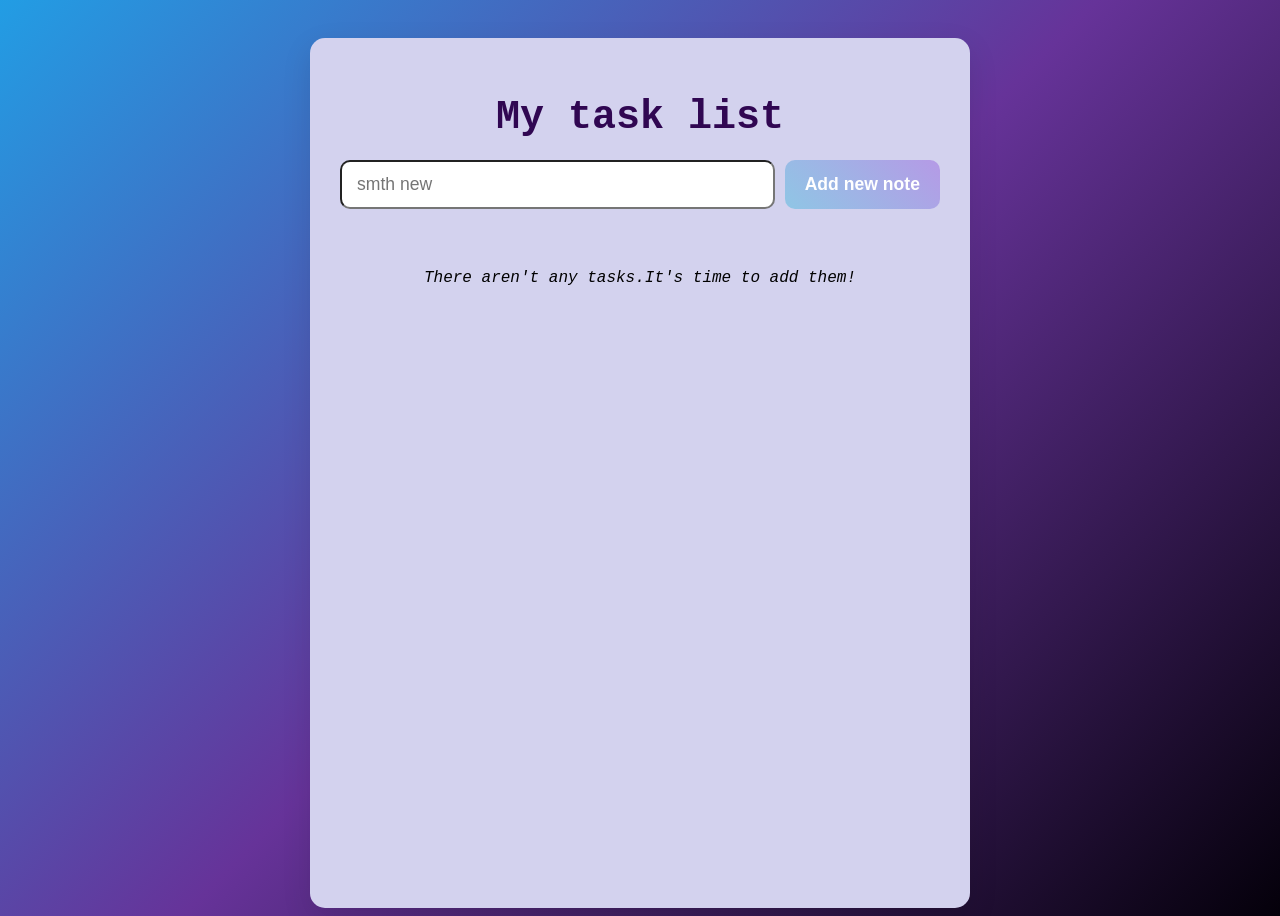
<file: index.html>
<!DOCTYPE html>
<html lang="ru">

<head>
    <meta charset="UTF-8">
    <meta name="viewport" content="width=device-width, initial-scale=1.0">
    <title>Мои дела</title>
    <link rel="stylesheet" type="text/css" href="style.css">
    <link rel="stylesheet" href="https://fonts.googleapis.com/css2?family=Material+Symbols+Outlined:opsz,wght,FILL,GRAD@20..48,100..700,0..1,-50..200" />
    </head>

<body>
    <div class="main">
        <h1 class="header">My task list</h1>
        <div class="input-area">

            <input id="input-task" placeholder="smth new" />
            <button id="add-btn">Add new note</button>
        </div>
        <ul id='task-list' class="task-list">
        </ul>
    </div>
</body>
<script src="index.js">
</script>

</html>
</file>
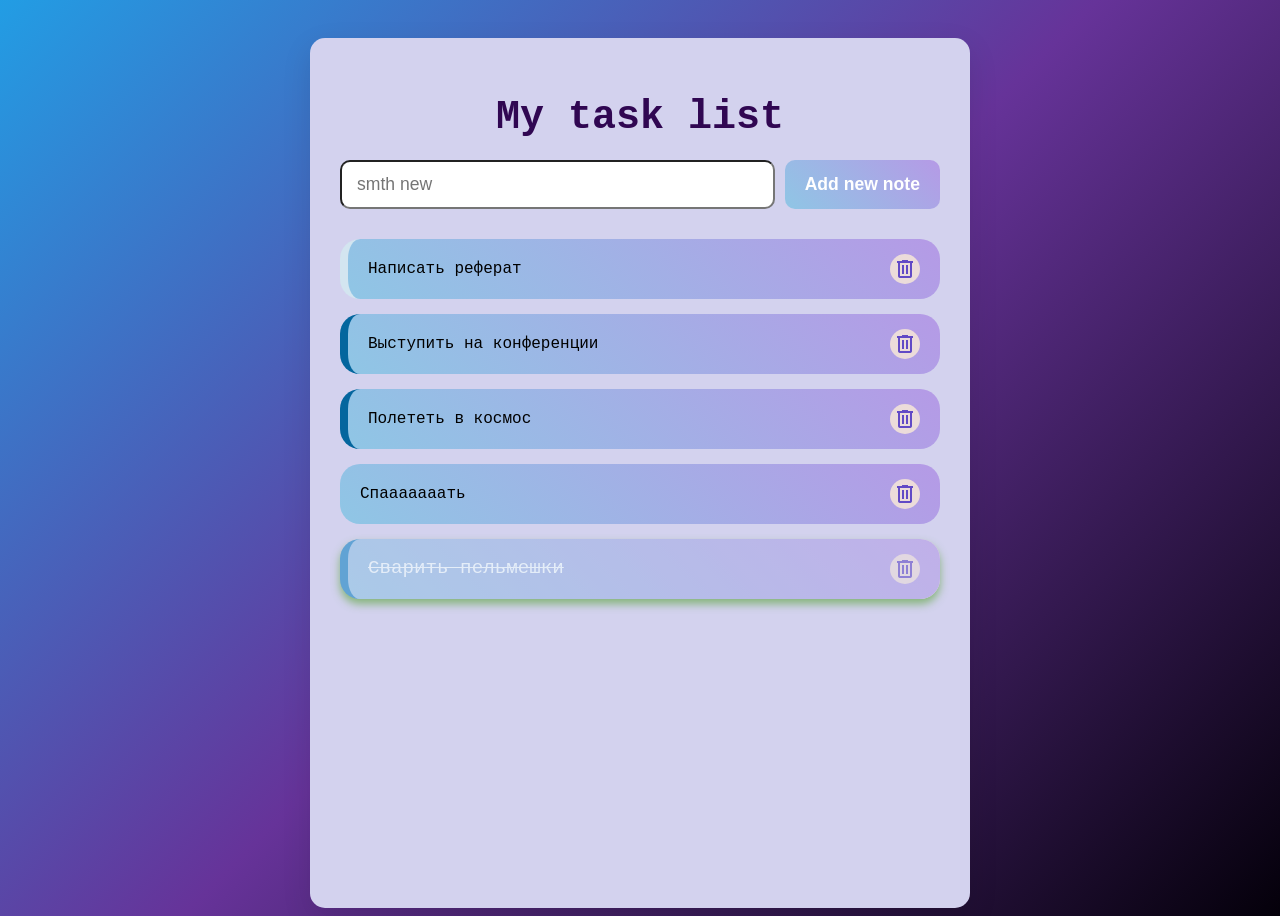
<file: index .html>
<!DOCTYPE html>
<html lang="ru">

<head>
    <meta charset="UTF-8">
    <meta name="viewport" content="width=device-width, initial-scale=1.0">
    <title>Мои дела</title>
    <link rel="stylesheet" type="text/css" href="style.css">
    <link rel="stylesheet"
        href="https://fonts.googleapis.com/css2?family=Material+Symbols+Outlined:opsz,wght,FILL,GRAD@20..48,100..700,0..1,-50..200&icon_names=delete" />
</head>

<body>
    <div class="main">
        <h1 class="header">My task list</h1>
        <div class="input-area">

            <input id="input-task" placeholder="smth new" />
            <button id="add-btn">Add new note</button>
        </div>
        <ul class="task-list">
            <li class="item low-priority"
            onclick="this.classList.toggle('completed')">
                <span>Написать реферат</span>
                <div class="actions">
                    <button class="btn"onclick="this.parentNode.parentNode.remove()">
                        <span class="material-symbols-outlined">
                            delete
                        </span> </button>
                </div>
            </li>
            <li class="item high-priority"onclick="this.classList.toggle('completed')">
                <span>Выступить на конференции</span>
                <div class="actions">
                    <button class="btn" onclick="this.parentNode.parentNode.remove()">
                        <span class="material-symbols-outlined">
                            delete
                        </span> </button>
                </div>
            </li>
            <li class="item high-priority"onclick="this.classList.toggle('completed')">
                <span>Полететь в космос</span>
                <div class="actions">
                    <button class="btn" onclick="this.parentNode.parentNode.remove()">
                        <span class="material-symbols-outlined">
                            delete
                        </span> </button>
                </div>
            </li>
            <li class="item"onclick="this.classList.toggle('completed')">
                <span>Спааааааать</span>
                <div class="actions">
                    <button class="btn"onclick="this.parentNode.parentNode.remove()">
                        <span class="material-symbols-outlined">
                            delete
                        </span> </button>
                </div>
            </li>
            <li class="item medium-priority completed"onclick="this.classList.toggle('completed')">
                <span class="task-content">Сварить пельмешки</span>
                <div class="actions">
                    <button class="btn"onclick="this.parentNode.parentNode.remove()">
                        <span class="material-symbols-outlined">
                            delete
                        </span> </button>
                </div>
            </li>



        </ul>
    </div>
</body>

</html>
</file>
<file: style.css>
:root {
    --blue: rgb (0. 69. 102)
}
body {
    font-family: 'Courier New', Courier, monospace;
    display: flex;
    justify-content: center;
    min-height: 100vh;
    background: linear-gradient(135deg, #229de4,rebeccapurple, #04000a);
}

.main {
    display: flex;
    flex-direction: column;
    background-color: rgb(211, 210, 238);
    box-shadow: 0 10px 30px rgba(0, 0, 0, 0.1);
    border-radius: 15px;
    padding: 30px;
    margin-top: 30px;
    width: 90%;
    max-width: 600px;
}

.header {
    text-align: center;
    font-size: 2.5em;
    color: rgb(48, 7, 82);
    margin-bottom: 20px;
}

.input-area {
     width: 100%;
     display: flex;
     gap: 10px;
     margin-bottom: 30px;
}

#input-task {
    padding: 12px 15px;
    border: 2px solid --blue;
    border-radius: 10px;
    font-size: 1.1em;

    flex-grow: 1;
    box-sizing: border-box;

    transition: all 0.4s ease;
}
#input-task:focus {
    outline: none;
    border-color: rgb(35, 8, 97);
    box-shadow: 0 5px 40px rebeccapurple;
}

#add-btn {
    border: none;
    padding: 12px 20px;
    border-radius: 10px;
    font-size: 1.1em;
    font-weight: bold;


    background: linear-gradient(45deg, rgb(143, 198, 229), rgb(181, 154, 230));
    color: white;
    cursor: pointer;

    transition: all 0.3s ease;
}
#add-btn:hover {
    opacity: 0.9;
    transform: translateY(-2px);
    box-shadow: 0 5px 15px rebeccapurple;

}

.task-list {
    list-style: none;
    padding: 0;
    margin: 0;
    width: 100%;
    display: flex;
    flex-direction: column;
    gap: 15px;
}

.item {
    background: linear-gradient(45deg, rgb(143, 198, 229), rgb(181, 154, 230));
    padding: 15px 20px;
    border-radius: 20px;
    box-shadow: #a479eb;
    display: flex;
    justify-content: space-between;
    align-items: center;
    position: relative;
    overflow: hidden;
    cursor: pointer;
    transition: all 0.3s ease;
}

.item:hover {
    transform: translateY(-3px);
}

.task-content {
    font-size: 1.2em;
    margin-right: 15px;
    word-wrap: break-word;
    line-height: 1.4;
    flex-grow: 1;
    
}

.task-actions {
    display: flex;
    gap: 10px;
}

.btn {
    background-color: antiquewhite;
    color:rgb(78, 53, 190);
    border: none;
    border-radius: 50%;
    width: 30px;
    height: 30px;
    display: flex;
    justify-content: center;
    align-items: center;
    font-size: 0.9mm;
    cursor: pointer;
    opacity: 0.8;
}

.item.high-priority {
    border-left: 8px solid rgb(4, 102, 158);

}

.item.medium-priority {
    border-left: 8px solid rgb(22, 132, 196) ;
}

.item.low-priority {
    border-left: 8px solid rgb(211, 229, 240);
}

.item.completed {
    background-color: antiquewhite;
    opacity: 0.6;
    box-shadow: 0 5px 8px rgb(84, 163, 48);
}

.item.completed .task-content {
    text-decoration: line-through;
    color: azure;
}
.task-list:not(:has(>*))::before {
    content: "There aren't any tasks.It's time to add them!";
    padding: 30px;
    display: block;
    font-style: italic;
    text-align: center;
}
</file>
